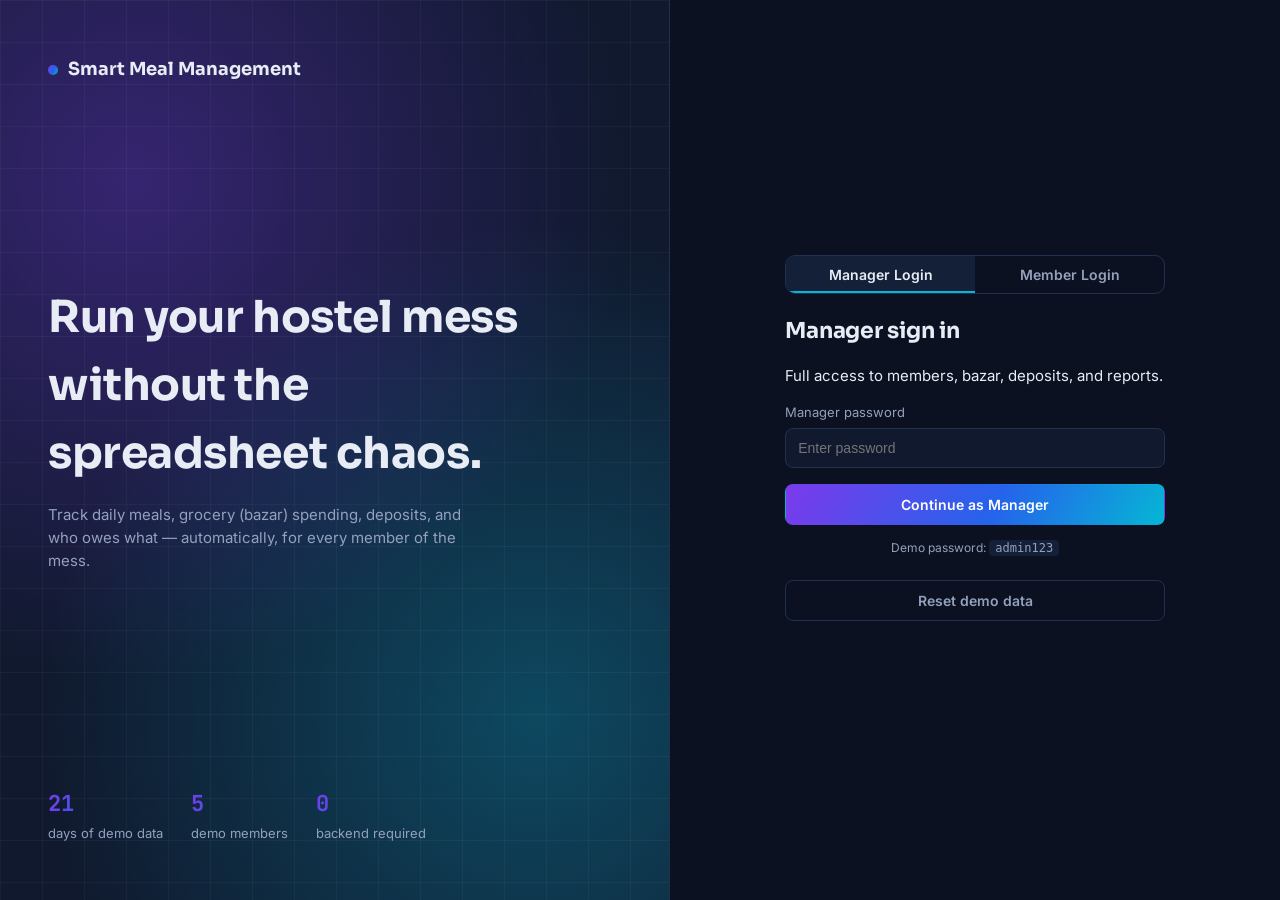
<file: index.html>
<!DOCTYPE html>
<html lang="en">
<head>
<meta charset="UTF-8" />
<meta name="viewport" content="width=device-width, initial-scale=1.0" />
<title>Smart Meal Management System</title>
<meta name="description" content="A hostel/mess meal, bazar, and expense tracker for shared living." />
<link rel="icon" href="data:image/svg+xml,<svg xmlns=%22http://www.w3.org/2000/svg%22 viewBox=%220 0 100 100%22><text y=%22.9em%22 font-size=%2290%22>🍽️</text></svg>" />
<link rel="preconnect" href="https://fonts.googleapis.com" />
<link href="https://fonts.googleapis.com/css2?family=Sora:wght@600;700;800&family=Inter:wght@400;500;600&family=JetBrains+Mono:wght@500;600&display=swap" rel="stylesheet" />
<link rel="stylesheet" href="assets/css/style.css" />
</head>
<body>

<div class="auth-shell">

  <div class="auth-hero">
    <div class="brand"><span class="dot"></span> Smart Meal Management</div>

    <div>
      <h1>Run your hostel mess without the spreadsheet chaos.</h1>
      <p>Track daily meals, grocery (bazar) spending, deposits, and who owes what — automatically, for every member of the mess.</p>
    </div>

    <div class="hero-stats">
      <div><strong>21</strong><span>days of demo data</span></div>
      <div><strong>5</strong><span>demo members</span></div>
      <div><strong>0</strong><span>backend required</span></div>
    </div>
  </div>

  <div class="auth-panel">
    <div class="auth-card">
      <div class="tab-row">
        <button class="tab-btn active" data-tab="admin" id="tabAdminBtn">Manager Login</button>
        <button class="tab-btn" data-tab="member" id="tabMemberBtn">Member Login</button>
      </div>

      <div id="adminTab">
        <h2>Manager sign in</h2>
        <p>Full access to members, bazar, deposits, and reports.</p>
        <form id="adminForm">
          <div class="field">
            <label for="adminPass">Manager password</label>
            <input type="password" id="adminPass" placeholder="Enter password" required />
          </div>
          <button class="btn btn-primary" type="submit">Continue as Manager</button>
        </form>
        <p class="hint">Demo password: <code>admin123</code></p>
      </div>

      <div id="memberTab" style="display:none;">
        <h2>Member sign in</h2>
        <p>View your own meals, balance, and mess notices.</p>
        <form id="memberForm">
          <div class="field">
            <label for="memberSelect">Select your name</label>
            <select id="memberSelect" required></select>
          </div>
          <button class="btn btn-primary" type="submit">Continue as Member</button>
        </form>
        <p class="hint">No password needed in this demo — a real deployment would add one.</p>
      </div>

      <p class="hint" style="margin-top:22px;">
        <button class="btn btn-ghost" id="resetDemoBtn" type="button" style="width:100%;">Reset demo data</button>
      </p>
    </div>
  </div>

</div>

<div id="toastWrap"></div>

<script src="assets/js/storage.js"></script>
<script src="assets/js/utils.js"></script>
<script src="assets/js/auth.js"></script>
</body>
</html>
</file>
<file: assets/css/style.css>
/* =========================================================================
   Smart Meal Management System — Design System
   Palette: deep navy surface, violet → blue → cyan accent gradient.
   Headings: Sora. Body: Inter. Numbers/money: JetBrains Mono (tabular).
   ========================================================================= */

:root {
  --bg: #0b1120;
  --surface: #10192e;
  --surface-2: #141f38;
  --border: #223050;
  --text: #e7ecf5;
  --text-muted: #93a1bd;
  --violet: #7c3aed;
  --blue: #2563eb;
  --cyan: #06b6d4;
  --green: #22c55e;
  --red: #ef4444;
  --amber: #f59e0b;
  --gradient: linear-gradient(120deg, var(--violet), var(--blue) 55%, var(--cyan));
  --radius: 10px;
  --shadow: 0 12px 30px -12px rgba(0, 0, 0, 0.55);
}

* {
  box-sizing: border-box;
}

html,
body {
  height: 100%;
}

body {
  margin: 0;
  background: var(--bg);
  color: var(--text);
  font-family: "Inter", -apple-system, BlinkMacSystemFont, sans-serif;
  font-size: 15px;
  line-height: 1.55;
}

h1,
h2,
h3,
h4 {
  font-family: "Sora", "Inter", sans-serif;
  margin: 0 0 4px;
  letter-spacing: -0.01em;
}

.mono,
.stat-value,
table td.num,
input[type="number"],
.money {
  font-family: "JetBrains Mono", "SFMono-Regular", Consolas, monospace;
  font-variant-numeric: tabular-nums;
}

a {
  color: inherit;
}

button {
  font-family: inherit;
  cursor: pointer;
}

::selection {
  background: rgba(124, 58, 237, 0.35);
}

/* ---------------------------------------------------------------- Login */

.auth-shell {
  min-height: 100vh;
  display: grid;
  grid-template-columns: 1.1fr 1fr;
}

@media (max-width: 860px) {
  .auth-shell {
    grid-template-columns: 1fr;
  }
  .auth-hero {
    min-height: 220px;
  }
}

.auth-hero {
  position: relative;
  padding: 56px 48px;
  background: radial-gradient(circle at 20% 20%, rgba(124, 58, 237, 0.35), transparent 55%),
    radial-gradient(circle at 80% 80%, rgba(6, 182, 212, 0.3), transparent 55%), var(--surface);
  display: flex;
  flex-direction: column;
  justify-content: space-between;
  border-right: 1px solid var(--border);
  overflow: hidden;
}

.auth-hero::after {
  content: "";
  position: absolute;
  inset: 0;
  background-image: linear-gradient(rgba(255, 255, 255, 0.035) 1px, transparent 1px),
    linear-gradient(90deg, rgba(255, 255, 255, 0.035) 1px, transparent 1px);
  background-size: 42px 42px;
  pointer-events: none;
}

.brand {
  display: flex;
  align-items: center;
  gap: 10px;
  font-family: "Sora", sans-serif;
  font-weight: 700;
  font-size: 18px;
  z-index: 1;
}

.brand .dot {
  width: 10px;
  height: 10px;
  border-radius: 50%;
  background: var(--gradient);
}

.auth-hero h1 {
  font-size: clamp(30px, 4vw, 44px);
  max-width: 480px;
  z-index: 1;
}

.auth-hero p {
  max-width: 440px;
  color: var(--text-muted);
  z-index: 1;
}

.hero-stats {
  display: flex;
  gap: 28px;
  z-index: 1;
}

.hero-stats div strong {
  display: block;
  font-family: "JetBrains Mono", monospace;
  font-size: 22px;
  background: var(--gradient);
  -webkit-background-clip: text;
  background-clip: text;
  color: transparent;
}

.hero-stats div span {
  color: var(--text-muted);
  font-size: 13px;
}

.auth-panel {
  display: flex;
  align-items: center;
  justify-content: center;
  padding: 40px 32px;
}

.auth-card {
  width: 100%;
  max-width: 380px;
}

.auth-card h2 {
  font-size: 22px;
}

.auth-card > p {
  color: var(--text-muted);
  margin-bottom: 24px;
}

.tab-row {
  display: flex;
  border: 1px solid var(--border);
  border-radius: var(--radius);
  overflow: hidden;
  margin-bottom: 20px;
}

.tab-btn {
  flex: 1;
  padding: 10px;
  background: transparent;
  border: none;
  color: var(--text-muted);
  font-weight: 600;
  font-size: 14px;
}

.tab-btn.active {
  background: var(--surface-2);
  color: var(--text);
  box-shadow: inset 0 -2px 0 var(--cyan);
}

.field {
  margin-bottom: 16px;
}

.field label {
  display: block;
  font-size: 13px;
  color: var(--text-muted);
  margin-bottom: 6px;
}

.field input,
.field select {
  width: 100%;
  padding: 11px 12px;
  border-radius: 8px;
  border: 1px solid var(--border);
  background: var(--surface);
  color: var(--text);
  font-size: 14px;
}

.field input:focus,
.field select:focus,
button:focus-visible,
a:focus-visible {
  outline: 2px solid var(--cyan);
  outline-offset: 2px;
}

.btn {
  display: inline-flex;
  align-items: center;
  justify-content: center;
  gap: 8px;
  padding: 11px 18px;
  border-radius: 8px;
  border: 1px solid transparent;
  font-weight: 600;
  font-size: 14px;
  transition: transform 0.12s ease, filter 0.12s ease;
}

.btn:active {
  transform: scale(0.98);
}

.btn-primary {
  background: var(--gradient);
  color: #fff;
  width: 100%;
}

.btn-primary:hover {
  filter: brightness(1.08);
}

.btn-ghost {
  background: transparent;
  border-color: var(--border);
  color: var(--text-muted);
}

.btn-ghost:hover {
  color: var(--text);
  border-color: var(--cyan);
}

.btn-danger {
  background: rgba(239, 68, 68, 0.12);
  color: #fca5a5;
  border-color: rgba(239, 68, 68, 0.35);
}

.hint {
  font-size: 12px;
  color: var(--text-muted);
  margin-top: 14px;
  text-align: center;
}

.hint code {
  background: var(--surface-2);
  padding: 1px 6px;
  border-radius: 4px;
}

/* ------------------------------------------------------------- Dashboard */

.app-shell {
  display: grid;
  grid-template-columns: 250px 1fr;
  min-height: 100vh;
}

@media (max-width: 900px) {
  .app-shell {
    grid-template-columns: 1fr;
  }
  .sidebar {
    position: fixed;
    z-index: 40;
    inset: 0 20% 0 0;
    transform: translateX(-100%);
    transition: transform 0.2s ease;
  }
  .sidebar.open {
    transform: translateX(0);
  }
  .menu-toggle {
    display: inline-flex !important;
  }
}

.sidebar {
  background: var(--surface);
  border-right: 1px solid var(--border);
  padding: 22px 16px;
  display: flex;
  flex-direction: column;
  gap: 18px;
}

.sidebar .brand {
  padding: 0 8px;
}

.nav-group {
  display: flex;
  flex-direction: column;
  gap: 3px;
}

.nav-item {
  display: flex;
  align-items: center;
  gap: 10px;
  padding: 10px 12px;
  border-radius: 8px;
  color: var(--text-muted);
  text-decoration: none;
  font-size: 14px;
  font-weight: 500;
  border: none;
  background: transparent;
  width: 100%;
  text-align: left;
}

.nav-item svg {
  width: 17px;
  height: 17px;
  flex-shrink: 0;
}

.nav-item:hover {
  background: var(--surface-2);
  color: var(--text);
}

.nav-item.active {
  background: var(--surface-2);
  color: #fff;
  box-shadow: inset 3px 0 0 var(--cyan);
}

.sidebar-footer {
  margin-top: auto;
  border-top: 1px solid var(--border);
  padding-top: 14px;
}

.user-chip {
  display: flex;
  align-items: center;
  gap: 10px;
  padding: 8px;
  border-radius: 8px;
  background: var(--surface-2);
  margin-bottom: 8px;
}

.avatar {
  width: 32px;
  height: 32px;
  border-radius: 50%;
  background: var(--gradient);
  display: flex;
  align-items: center;
  justify-content: center;
  font-weight: 700;
  font-size: 13px;
  color: #fff;
  flex-shrink: 0;
}

.user-chip .who {
  overflow: hidden;
}

.user-chip .who strong {
  display: block;
  font-size: 13px;
  white-space: nowrap;
  overflow: hidden;
  text-overflow: ellipsis;
}

.user-chip .who span {
  font-size: 11px;
  color: var(--text-muted);
  text-transform: capitalize;
}

.main {
  padding: 24px 32px 60px;
  max-width: 1180px;
  width: 100%;
}

.topbar {
  display: flex;
  align-items: center;
  justify-content: space-between;
  margin-bottom: 24px;
  gap: 12px;
}

.menu-toggle {
  display: none;
  background: var(--surface);
  border: 1px solid var(--border);
  border-radius: 8px;
  width: 38px;
  height: 38px;
  align-items: center;
  justify-content: center;
  color: var(--text);
}

.topbar h1 {
  font-size: 22px;
}

.topbar p {
  color: var(--text-muted);
  margin: 0;
  font-size: 13px;
}

.section {
  display: none;
}

.section.active {
  display: block;
  animation: fadeUp 0.25s ease;
}

@keyframes fadeUp {
  from {
    opacity: 0;
    transform: translateY(6px);
  }
  to {
    opacity: 1;
    transform: none;
  }
}

@media (prefers-reduced-motion: reduce) {
  .section.active {
    animation: none;
  }
}

/* Stat tiles */
.stat-grid {
  display: grid;
  grid-template-columns: repeat(auto-fit, minmax(190px, 1fr));
  gap: 14px;
  margin-bottom: 24px;
}

.stat-tile {
  background: var(--surface);
  border: 1px solid var(--border);
  border-radius: var(--radius);
  padding: 16px 18px;
  position: relative;
  overflow: hidden;
}

.stat-tile::before {
  content: "";
  position: absolute;
  left: 0;
  top: 0;
  bottom: 0;
  width: 3px;
  background: var(--gradient);
}

.stat-tile .label {
  color: var(--text-muted);
  font-size: 12.5px;
  margin-bottom: 8px;
}

.stat-value {
  font-size: 26px;
  font-weight: 700;
}

.stat-tile .delta {
  font-size: 12px;
  margin-top: 6px;
  color: var(--text-muted);
}

/* Panels / cards / tables */
.panel {
  background: var(--surface);
  border: 1px solid var(--border);
  border-radius: var(--radius);
  padding: 20px;
  margin-bottom: 20px;
}

.panel-head {
  display: flex;
  align-items: center;
  justify-content: space-between;
  margin-bottom: 16px;
  gap: 12px;
  flex-wrap: wrap;
}

.panel-head h3 {
  font-size: 15px;
}

.panel-grid-2 {
  display: grid;
  grid-template-columns: 1.3fr 1fr;
  gap: 20px;
}

@media (max-width: 980px) {
  .panel-grid-2 {
    grid-template-columns: 1fr;
  }
}

table {
  width: 100%;
  border-collapse: collapse;
  font-size: 13.5px;
}

thead th {
  text-align: left;
  color: var(--text-muted);
  font-weight: 600;
  font-size: 12px;
  text-transform: none;
  padding: 8px 10px;
  border-bottom: 1px solid var(--border);
}

tbody td {
  padding: 10px 10px;
  border-bottom: 1px solid rgba(255, 255, 255, 0.04);
}

tbody tr:hover {
  background: rgba(255, 255, 255, 0.02);
}

td.num,
th.num {
  text-align: right;
}

.pill {
  display: inline-block;
  padding: 2px 9px;
  border-radius: 999px;
  font-size: 11.5px;
  font-weight: 600;
}

.pill-green {
  background: rgba(34, 197, 94, 0.14);
  color: #4ade80;
}

.pill-red {
  background: rgba(239, 68, 68, 0.14);
  color: #f87171;
}

.pill-amber {
  background: rgba(245, 158, 11, 0.14);
  color: #fbbf24;
}

.table-scroll {
  overflow-x: auto;
}

.form-row {
  display: grid;
  grid-template-columns: repeat(auto-fit, minmax(140px, 1fr));
  gap: 12px;
  margin-bottom: 14px;
}

.icon-btn {
  border: 1px solid var(--border);
  background: var(--surface-2);
  color: var(--text-muted);
  border-radius: 6px;
  width: 30px;
  height: 30px;
  display: inline-flex;
  align-items: center;
  justify-content: center;
}

.icon-btn:hover {
  color: var(--text);
  border-color: var(--cyan);
}

.empty-state {
  text-align: center;
  padding: 40px 20px;
  color: var(--text-muted);
}

.notice-card {
  border-left: 3px solid var(--violet);
  background: var(--surface-2);
  border-radius: 8px;
  padding: 14px 16px;
  margin-bottom: 12px;
}

.notice-card h4 {
  font-size: 14px;
  margin-bottom: 4px;
}

.notice-card .date {
  font-size: 11px;
  color: var(--text-muted);
  margin-bottom: 6px;
}

.notice-card p {
  margin: 0;
  font-size: 13.5px;
  color: var(--text-muted);
}

/* Chart canvas containers */
.chart-box {
  position: relative;
  height: 220px;
}

/* Toasts */
#toastWrap {
  position: fixed;
  right: 20px;
  bottom: 20px;
  display: flex;
  flex-direction: column;
  gap: 8px;
  z-index: 100;
}

.toast {
  background: var(--surface-2);
  border: 1px solid var(--border);
  border-left: 3px solid var(--cyan);
  padding: 12px 16px;
  border-radius: 8px;
  font-size: 13.5px;
  box-shadow: var(--shadow);
  opacity: 0;
  transform: translateY(8px);
  transition: all 0.2s ease;
}

.toast.show {
  opacity: 1;
  transform: none;
}

.toast-success {
  border-left-color: var(--green);
}

.toast-error {
  border-left-color: var(--red);
}

footer.credit {
  text-align: center;
  color: var(--text-muted);
  font-size: 12px;
  margin-top: 30px;
}
</file>
